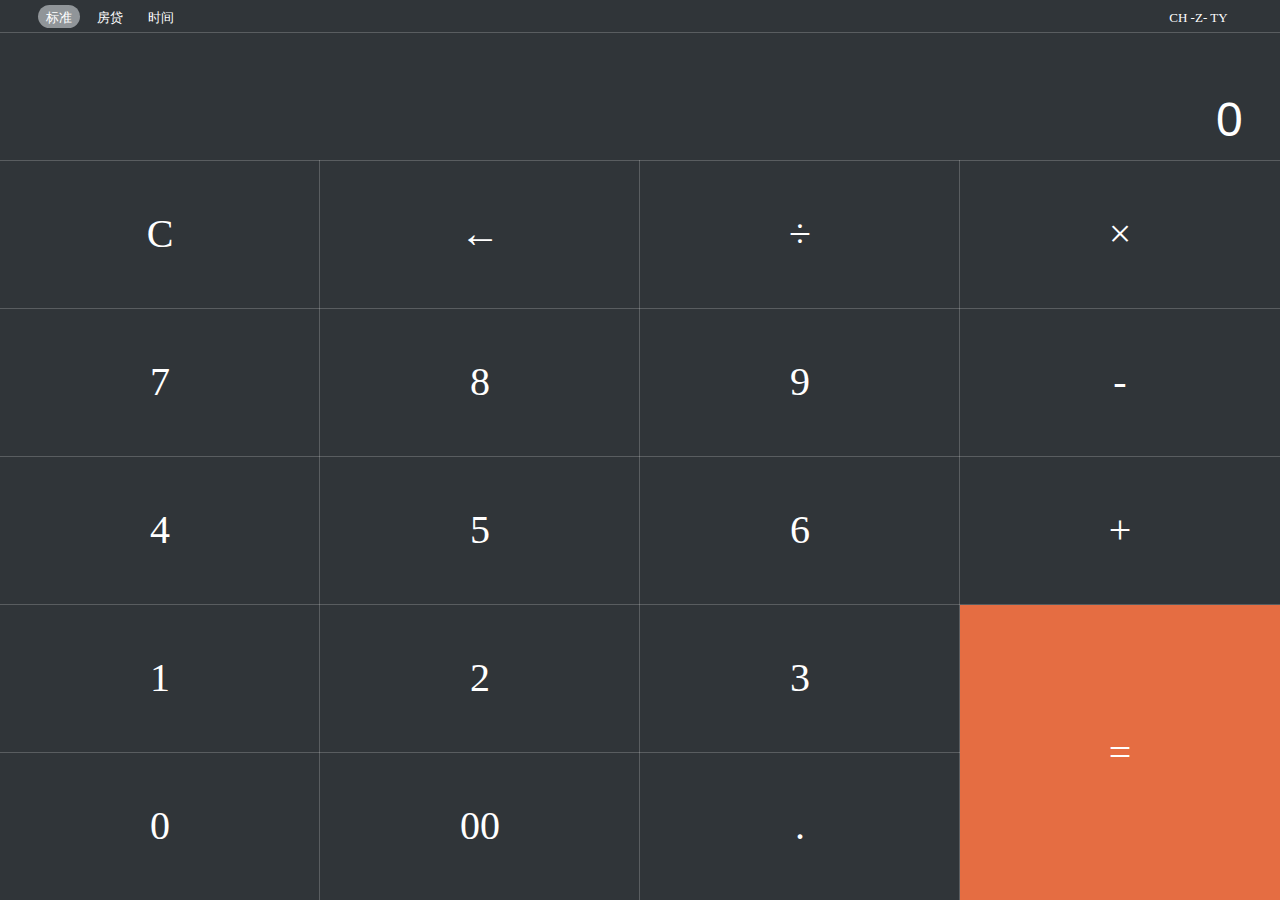
<file: index.html>
<!DOCTYPE html>
<html>
<head>
    <meta charset="utf-8">
    <meta name="viewport" content="width=device-width,initial-scale=1,minimum-scale=1,maximum-scale=1,user-scalable=no" />
    <title></title>
    
<link href="css/mui.min.css" rel="stylesheet"/>
<link rel="stylesheet" type="text/css" href="css/mui.picker.min.css" />
<style type="text/css">
*{word-wrap:break-word;;outline:none; -webkit-user-select:none;-moz-user-select:none;-ms-user-select:none;user-select:none;} 
body,ul,ol,p,h1,h2,h3,h4,dl,dd,form,input,textarea,select{margin:0px;padding:0px;}
body{font-size:12px;font-family:"微软雅黑";color:#000;background:#303539;overflow:hidden;}
img{border:none;}
a{text-decoration:none;}
ul,li{list-style:none;}
input,select,option,textarea{outline:none;}
textarea{overflow:auto;resize:none;vertical-align:top;}
.clear:after{content:"";display:block;clear:both;}
.hzline3{overflow:hidden;text-overflow:ellipsis;display: -webkit-box;-webkit-line-clamp:3;-webkit-box-orient:vertical;}
.hzline2{overflow:hidden;text-overflow:ellipsis;display: -webkit-box;-webkit-line-clamp:2;-webkit-box-orient:vertical;}
.hzline1{overflow:hidden;text-overflow:ellipsis;white-space:nowrap;}
.hide{display:none;}
.show{display:block;}

.cont{width:100%;margin:0 auto;max-width:640px;}
/*head start*/
#head{width:94%;height:33px;position:absolute;top:0;left:0;padding:0 3%;}
#head:after{content:"";display:block;width:100%;height:1px;transform:scaleY(.2);position:absolute;bottom:0;right:0;background:#fff;}
#head .h_nav{height:23px;padding:5px 0;}
#head .h_nav span{color:#fff;display:inline-block;font-size:13px;margin-right:6px;border-radius:20px;padding:3px 8px 0;line-height:20px;}
#head .h_nav span:nth-last-child(1){float:right;}
#head .h_nav span.on{background:#909599;}
/*head end*/

/*contbox start*/

.contbox{width:100%;height:calc( 100% - 33px );position:absolute;bottom:0;left:0;overflow:hidden;display:none;}
#contbox .contbox.show{display:block;}

.contbox .h_cont{height:127px;color:#fff;position:relative;}
.contbox .h_cont .h_cbox{position:absolute;bottom:0;left:0;text-align:right;width:96%;padding: 0 3%;}
.contbox .h_cont .h_cbox .h_cline{}
.contbox .h_cont .h_cbox .h_cline:nth-child(1){font-size:16px;line-height:37px;}
.contbox .h_cont .h_cbox .h_cline:nth-child(2){font-size:24px;line-height:40px;}
.contbox .h_cont .h_cbox input{background: transparent;line-height:80px;font-size:48px;text-align: right;width: 96%;border:none;margin:0 auto;display: block;}
.contbox .c_contbtn{position:relative;}
.contbox .c_contbtn li{width:25%;text-align:center;float:left;font-size:40px;color:#fff;position:relative;}
.contbox .c_contbtn li:nth-last-child(1){float:right;background:#E56D42;}
.contbox .c_contbtn li:before{content:"";display:block;width:100%;height:1px;transform:scaleY(.2);position:absolute;top:0;left:0;background:#fff;}
.contbox .c_contbtn li:after{content:"";display:block;width:1px;height:100%;transform:scaleX(.2);position:absolute;top:0;right:0;background:#fff;}
.contbox .c_contbtn li:nth-child(4n+4):after{content:"";background:transparent;}
.contbox .c_contbtn li:nth-last-child(1):before{content:"";background:transparent;}
/*loanbox start*/

.contbox .loanbox{height:95%;padding:20px 3% 0;color:#fff;}
.contbox .loanbox .l_line{line-height:50px;font-size:15px;height:50px;}
.contbox .loanbox > .l_line > .l_ltit{width:80px;display:inline-block;text-align:right;}
.contbox .loanbox .l_line input{height:30px;display:inline-block;width:calc(80% - 80px);background:transparent;border:none;border-bottom:1px solid #E56D42;color:#fff;font-size:18px;}
.contbox .loanbox .l_line .l_lebel{margin-right:10px;}
.contbox .loanbox .l_line .l_lebel i{width:20px;height:20px;display:inline-block;border-radius:50%;border:1px solid #ddd;vertical-align:top;margin:14px 5px 0 0 ;}
.contbox .loanbox .l_line .l_lebel i:after{content:"";display:block;width:10px;height:10px;background:#fff;border-radius:50%;margin:5px auto;}
.contbox .loanbox .l_line .l_lebel i.on{background:#E56D42;}
.contbox .loanbox  #l_count{display:block;color:#fff;font-size:18px;text-align:center;width:100%;background:#E56D42;line-height:45px;margin-top:30px;}
.contbox .loanbox #benjinbox{overflow: auto;}
.contbox .loanbox #benjinbox .l_line{text-align: center;}
/*loanbox end*/

	/*window start 295*/
#window{width:70%;max-height:85%;position:fixed;top:7.5%;left:15%;z-index:10;background:#909599;overflow:auto;border-radius:5px;display:none;}
#wbg{width:100%;height:100%;position:fixed;top:0;left:0;z-index:9;background:rgba(0,0,0,.4);display:none;}
#window .selbox li{line-height:45px;text-align:center;font-size:15px;color:#fff;}
#window .selbox li:nth-child(n+2){border-top:1px solid #ddd;}
#window .selbox li.on{background:#E56D42;}
	/*window end*/

/*contbox end*/

.c3cont{margin-top: 50px;padding: 0 3%;}
.line{line-height:50px;font-size:15px;height:50px;color: #fff;}
.line input{background: transparent;font-size: 15px;border:none;border-bottom:1px solid #E56D42;padding-left: 8px;height:30px;width: calc( 100% - 88px);}
.line .l_ltit{width:80px;display:inline-block;text-align:right;}
.c3_btn{display:block;color:#fff;font-size:18px;text-align:center;width:100%;background:#E56D42;line-height:45px;margin-top:30px;}

.mui-btn{border:none;background: #E56D42!important;color: #fff;border-radius: 5px;}
.mui-poppicker-header{background: #fff;}
.mui-dtpicker-title h5{padding: 10px 0;}
</style>


</head>
<body>
<style>

</style>
	<div class="cont">
		<!--head start-->
		<div id="head">
			<div class="h_nav">
				<span class="on h_nlist">标准</span>
				<span class="h_nlist">房贷</span>
				<span class="h_nlist">时间</span>
				<span>CH -Z- TY</span>
			</div>
		</div>
		<!--head end-->

		<!--contbox start-->
		<div id="contbox">
			<div class="contbox show">
				<div class="h_cont">
					<div class="h_cbox">
						<form name="calculator" action="" method="get"> 
							<!--<p class="h_cline" id="calcval1">计算结果</p>
							<p class="h_cline" id="calcval2">计算结果</p>-->
							<input type="text" name="numScreen" class="screen" id="calcval3" value="0" onfocus="this.blur();" /> 
						</form>
					</div>
				</div>
				<ul class="c_contbtn">
					<li onclick="clearscreen()">C</li>
					<li onclick="del()">←</li>
					<li onclick="divide()">÷</li>
					<li onclick="times()">×</li>
					<li onclick="command(7)">7</li>
					<li onclick="command(8)">8</li>
					<li onclick="command(9)">9</li>
					<li onclick="minus()">-</li>
					<li onclick="command(4)">4</li>
					<li onclick="command(5)">5</li>
					<li onclick="command(6)">6</li>
					<li onclick="plus1()" style="position: relative;z-index: 100;">+</li>
					<li onclick="command(1)">1</li>
					<li onclick="command(2)">2</li>
					<li onclick="command(3)">3</li>
					<li onclick="persent()">%</li>
					<li onclick="command(0)">0</li>
					<li onclick="dzero()">00</li>
					<li onclick="dot()">.</li>
					<li onclick="equal()">=</li>
				</ul>
			</div>
			<div class="contbox">
				<div class="loanbox">
					<div class="l_line">
						<span class="l_ltit">类别：</span>
						<span class="l_lebel"><i class="on" id="benxi"></i>等额本息</span>
						<span class="l_lebel"><i></i>等额本金</span>
					</div>
					<div class="l_line"><span class="l_ltit">贷款本金：</span><input type="text" id="totalmoney" />&nbsp;&nbsp;万元</div>
					<div class="l_line"><span class="l_ltit">贷款年限：</span><font onclick="calc.dai.selWin(this)" data-month="请选择" id="daival">请选择</font id="dresultbox"></div>
					<div class="l_line"><span class="l_ltit">年利率：</span><input type="text" id="rate" />&nbsp;&nbsp;%</div>
					<a href="javascript:void(0)" id="l_count" onclick="calc.dai.clickCalc()">计算</a>
					<div class="l_line" id="accrualbox" style="display: none;"><span class="l_ltit">利息款：</span><font id="accrual"></font></div>
					<div id="benxibox">
						<div class="l_line"><span class="l_ltit">还款总额：</span><font id="z">0.00</font></div>
						<div class="l_line"><span class="l_ltit">利息款：</span><font id="x">0.00</font></div>
						<div class="l_line"><span class="l_ltit">月均还款：</span><font id="y">0.00</font></div>
					</div>
					<div id="benjinbox" style="display: none;"></div>
				</div>
			</div>
			<div class="contbox">
				<div class="c3cont">
					<div class="line"><span class="l_ltit">当前时间：</span><input onclick="page.showPicher(this)" id="nowdate" readonly="readonly" type="text" /></div>
					<div class="line"><span class="l_ltit">选择时间：</span><input onclick="page.showPicher(this)" id="targetdate" readonly="readonly" type="text" /></div>
					<div class="line"><span class="l_ltit">天数：</span><input readonly="readonly" id="countdate" type="text" /></div>
					<a href="javascript:void(0)" class="c3_btn" onclick="page.coutDate()">计算</a>
				</div>
			</div>
		</div>
		<!--contbox end-->

		<!--window start-->
		<div id="window">
			<ul class="selbox">
				<li data-val="请选择" class="on" onclick="calc.dai.selYear(this);">请选择</li>
				<li data-val="1" onclick="calc.dai.selYear(this);">1年（12期）</li>
				<li data-val="2" onclick="calc.dai.selYear(this);">2年（24期）</li>
				<li data-val="3" onclick="calc.dai.selYear(this);">3年（36期）</li>
				<li data-val="4" onclick="calc.dai.selYear(this);">4年（48期）</li>
				<li data-val="5" onclick="calc.dai.selYear(this);">5年（60期）</li>
				<li data-val="6" onclick="calc.dai.selYear(this);">6年（72期）</li>
				<li data-val="7" onclick="calc.dai.selYear(this);">7年（84期）</li>
				<li data-val="8" onclick="calc.dai.selYear(this);">8年（96期）</li>
				<li data-val="9" onclick="calc.dai.selYear(this);">9年（108期）</li>
				<li data-val="10" onclick="calc.dai.selYear(this);">10年（120期）</li>
				<li data-val="11" onclick="calc.dai.selYear(this);">11年（132期）</li>
				<li data-val="12" onclick="calc.dai.selYear(this);">12年（144期）</li>
				<li data-val="13" onclick="calc.dai.selYear(this);">13年（156期）</li>
				<li data-val="14" onclick="calc.dai.selYear(this);">14年（168期）</li>
				<li data-val="15" onclick="calc.dai.selYear(this);">15年（180期）</li>
				<li data-val="16" onclick="calc.dai.selYear(this);">16年（192期）</li>
				<li data-val="17" onclick="calc.dai.selYear(this);">17年（204期）</li>
				<li data-val="18" onclick="calc.dai.selYear(this);">18年（216期）</li>
				<li data-val="19" onclick="calc.dai.selYear(this);">19年（228期）</li>
				<li data-val="20" onclick="calc.dai.selYear(this);">20年（240期）</li>
				<li data-val="25" onclick="calc.dai.selYear(this);">25年（300期）</li>
				<li data-val="30" onclick="calc.dai.selYear(this);">30年（360期）</li>
			</ul>
		</div>
		<div id="wbg" onclick="calc.dai.hideWin();"></div>
		<!--window end-->
	</div>

<script type="text/javascript" src="js/jquery-1.11.1.min.js"></script>
<script src="js/mui.min.js"></script>
<script type="text/javascript" src="js/hz_util.js"></script>
<script type="text/javascript" src="js/mui.picker.min.js"></script>
<script type="text/javascript">
	
	document.addEventListener("plusready",function(){
		plus.navigator.setStatusBarBackground("#303539");
		//屏幕常亮	
		plus.device.setWakelock( true );
		//plus.screen.lockOrientation("portrait");
		
		plus.webview.currentWebview().setStyle({
			scrollIndicator: 'none',
		});
	});

	
	
	//.contbox .c_contbtn li
	mui.init({
	    gestureConfig: {
	        tap: true, //默认为true
	        hold: true, //默认为false，不监听
	        release: true //默认为false，不监听
	    }
	});
	
	var first = null;
	mui.back = function(){
		if(!first){
			first = new Date().getTime(); 
			plus.nativeUI.toast('再按一次退出应用');
			setTimeout(function(){
				first = null;
			},2000);
		}else{
			if(new Date().getTime() - first < 2000){  
				plus.runtime.quit();  
			}
		}
	}

	window.onload = function(){
		page.initDate();
		calc.init();
		calcHeihgt();

		window.onresize = function(){
			calcHeihgt();
		}
	};


	function calcHeihgt(){
		var h = $(".contbox").height() - 127,winH = $(window).height();
		$(".contbox .c_contbtn li").css({"height":h/5+"px","line-height":h/5+"px"});
		$(".contbox .c_contbtn li").eq(-1).css({"height":(h/5)*2+"px","line-height":(h/5)*2+"px","bottom":(h/5-1)+"px","right":"0px"});
		$("#benjinbox").css({"height":winH-398+"px"});
	}
	
	
	
	
	var num1 = 0,result = 0,numshow = "0";
	var operate = 0; //判断输入状态的标志 
	var calcul = 0; //判断计算状态的标志 
	var quit = 0; //防止重复按键的标志 
	function command(num1) {
		console.log(num1);
		var str = String(document.calculator.numScreen.value); //获得当前显示数据 
		str = (str != "0") ? ((operate == 0) ? str : "") : ""; //如果当前值不是"0"，且状态为0，则返回当前值，否则返回空值; 
		str = str + String(num1); //给当前值追加字符 
		document.calculator.numScreen.value = str; //刷新显示 
		operate = 0; //重置输入状态 
		quit = 0; //重置防止重复按键的标志 
	}

	function dzero() {
		var str = String(document.calculator.numScreen.value);
		str = (str != "0") ? ((operate == 0) ? str + "00" : "0") : "0"; //如果当前值不是"0"，且状态为0，则返回当str+"00"，否则返回"0"; 
		document.calculator.numScreen.value = str;
		operate = 0;
	}

	function dot() {
		var str = String(document.calculator.numScreen.value);
		str = (str != "0") ? ((operate == 0) ? str : "0") : "0"; //如果当前值不是"0"，且状态为0，则返回当前值，否则返回"0"; 
		for (i = 0; i <= str.length; i++) { //判断是否已经有一个点号 
			if (str.substr(i, 1) == ".") return false; //如果有则不再插入 
		}
		str = str + ".";
		document.calculator.numScreen.value = str;
		operate = 0;
	}

	function del() { //退格 
		var str = String(document.calculator.numScreen.value);
		str = (str != "0") ? str : "";
		str = str.substr(0, str.length - 1);
		str = (str != "") ? str : "0";
		document.calculator.numScreen.value = str;
	}

	function clearscreen() { //清除数据 
		num1 = 0;
		result = 0;
		numshow = "0";
		document.calculator.numScreen.value = "0";
	}

	function plus1() { //加法 
		calculate(); //调用计算函数 
		operate = 1; //更改输入状态 
		calcul = 1; //更改计算状态为加 
	}

	function minus() { //减法
		calculate();
		operate = 1;
		calcul = 2;
	}

	function times() { //乘法 
		calculate();
		operate = 1;
		calcul = 3;
	}

	function divide() { //除法 
		calculate();
		operate = 1;
		calcul = 4;
	}

	function persent() { //求余 
		calculate();
		operate = 1;
		calcul = 5;
	}

	function equal() {
		calculate(); //等于 
		operate = 1;
		num1 = 0;
		result = 0;
		numshow = "0";
	}
	// 
	function calculate() {
		numshow = Number(document.calculator.numScreen.value);
		if (num1 != 0 && quit != 1) { //判断前一个运算数是否为零以及防重复按键的状态 
			switch (calcul) { //判断要输入状态 
				case 1:
					result = num1 + numshow;
					break; //计算"+" 
				case 2:
					result = num1 - numshow;
					break; //计算"-" 
				case 3:
					result = num1 * numshow;
					break;
				case 4:
					if (numshow != 0) {
						result = num1 / numshow;
					} else {
						mui.toast("被除数不能为零！");
					}
					break;
				case 5:
					result = num1 % numshow;
					break;
			}
			quit = 1; //避免重复按键 
		} else {
			result = numshow;
		}
		numshow = String(result);
		document.calculator.numScreen.value = numshow;
		num1 = result; //存储当前值 
	}
	
	
	
	mui.init();
	(function(MU) {
		MU.ready(function() {
			var opation = {"type":"date"};
			page.userPicker = new MU.DtPicker(opation);
		});	
	})(mui);
	
var page = {
	userPicker : null,
	showPicher : function(obj){
		page.userPicker.show(function(items) {
			console.log("--------选择日期---------"+JSON.stringify(items.value));
			$(obj).val(items.value);
			//page.userPicker.dispose();
		});
	},
	initDate : function(){
		var date = new Date();
		var y = date.getFullYear(),m = date.getMonth()+1,d = date.getDate();
		$("#nowdate").val(y+"-"+page.checkTime(m)+"-"+page.checkTime(d));
	},
	coutDate : function(){
		var nowdate = $("#nowdate").val(),targetdate = $("#targetdate").val();
		if(hz_util.isEmpty(targetdate)){
			plus.nativeUI.toast("请选择时间");
			return;
		}
		var reg = new RegExp("-","g");
		
		nowdate = nowdate.replace(reg,"/");
		targetdate = targetdate.replace(reg,"/");
		console.log(nowdate+"==============="+targetdate);
		
		var ndate = new Date(nowdate).getTime(),tdate = new Date(targetdate).getTime();
		
		var day = Math.floor(Math.abs((ndate*1 - tdate*1))/(24*60*60*1000));
		$("#countdate").val(day);
	},
	//小于10补0
	checkTime : function(i){ 
		if(i<10){i="0"+i};
		return i;
	},
	
	/*
		倒计时算法
			y : 年 m : 月 d : 日
			mark ? 传进来时间 : 系统时间;
			flag ? 传进来时间 - 系统时间 : 系统时间 - 传进来时间;
	*/
	countDown : function(y,m,d,mark,flag){
		var starDate = new Date();
		//获取年月日
		var fullYear = starDate.getFullYear(),month = starDate.getMonth(),day1 = starDate.getDate() + 1;
		//结束时间
		var endDate = mark ? new Date(y,m-1,d) : new Date(fullYear,month,day1,y,m,d);
		//剩余毫秒数
		var time = (flag?endDate.getTime():starDate.getTime()) - (flag?starDate.getTime():endDate.getTime());

		if(time <= 0){
			return {day:0,hour:0,minute:0,second:0};
		}

		//毫秒转秒
		var secDate = time / 1000; 
		//获取剩余天数,时分秒
		var day = Math.floor(secDate / 60 / 60 / 24),hour = Math.floor(secDate / 60 / 60 % 24),minute = Math.floor(secDate / 60 % 60),second = Math.ceil(secDate % 60);
		return {day:day,hour:hour,minute:minute,second:second};
	}
}
	
	
	
	

var calc = {
	init : function(){
		$("#head .h_nav .h_nlist").click(function(){
			var i = $(this).index();
			$(this).addClass("on").siblings().removeClass("on");
			$("#contbox .contbox").eq(i).addClass("show").siblings().removeClass("show");
		});
		$(".l_line .l_lebel").click(function(){
			$(this).find("i").addClass("on").parent().siblings().find("i").removeClass("on");
			var i = $(this).index();
			if(i == 1){
				$("#benjinbox,#accrualbox").hide();
				$("#benxibox").show();
			}else{
				$("#benjinbox,#accrualbox").show();
				$("#benxibox").hide();
			}
		});
	},
	calcArr : [],
	calcNum : "",
	a : function(obj){
		var num = $(obj).data("txt");
		this.calcNum += num;

	},
	//贷款 - 功能
	dai : {
		selWin : function(obj){
			$("#window,#wbg").show();
		},
		hideWin : function(){
			$("#window,#wbg").hide();
		},
		selYear : function(obj){
			var num = $(obj).text(),month = $(obj).data("val");
			$(obj).addClass("on").siblings().removeClass("on");
			$("#daival").text(num).attr("data-month",month);
			this.c = month;	//期数赋值
			this.hideWin();
		},
		c : "请选择",//期数
		//等额本息算法
		dCalc : function(a,b,c){	//a:年利率 b:贷款金额 c:期数（多少个月）
			var y = (b*(a/12)*(Math.pow(1+(a/12),c)))/((Math.pow(1+(a/12),c))-1);	//月支付
			var z = y*c;	//利息+贷款金额
			var x = z - b;	//总利息
			return {x:x,y:y,z:z};	//x:总利息 y:月利率 z:总金+总息
		},
		//等额本金算法
		dCalc1 : function(a,b,c,d){	//a:年利率 b:贷款金额 c:期数（多少个月）d:已归还本金额
			//(贷款本金÷还款月数)+(贷款本金-已归还本金累计额)×月利率
			var y = (b/c)+(b-d)*(a/12);//月应付
			return y;
		},
		//点击计算
		clickCalc : function(){
			var a = $("#rate").val(),b = $("#totalmoney").val(),c = this.c;
			var mark = $("#benxi").hasClass("on");
			if(hz_util.isEmpty(b)){
				mui.toast("请输入贷款金额！");
				return;
			}
			if(!(!isNaN(b) && b>0)){
				mui.toast("请输入正确的贷款金额！");
				return;
			}
			if(this.c == "请选择"){
				mui.toast("请选择贷款年限！");
				return;
			}
			if(hz_util.isEmpty(a)){
				mui.toast("请输入年利率！");
				return;
			}
			if(!(!isNaN(a) && a>0)){
				mui.toast("请输入正确的年利率！");
				return;
			}
			if(mark){
				var json = this.dCalc(a/100,b*10000,c*12);
				console.log(c);
				console.log(JSON.stringify(json));
				for(var key in json){
					$("#"+key).text(json[key].toFixed(2));
				}
			}else{
				var q = c*12;//总期数
				var html = "",accrual=0;
				for(var i = 0;i < q;i++){
					//a:年利率 b:贷款金额 c:期数（多少个月）d:已归还本金额
					mm = (this.dCalc1(a/100,b*10000,q,(b*10000/q)*i)).toFixed(2);//月应付
					accrual += mm - b*10000/q;//总支付利息款
					html += '<div class="l_line"><span class="l_ltit">第'+(i+1)+'期：</span>'+mm+' -- 已还：'+(((b*10000/q)*(i+1)).toFixed(2))+'</div>';
				}
				$("#accrual").text(accrual.toFixed(2));
				$("#benjinbox").html(html);
			}
		}
	}
}

</script>


</body>
</html>
</file>
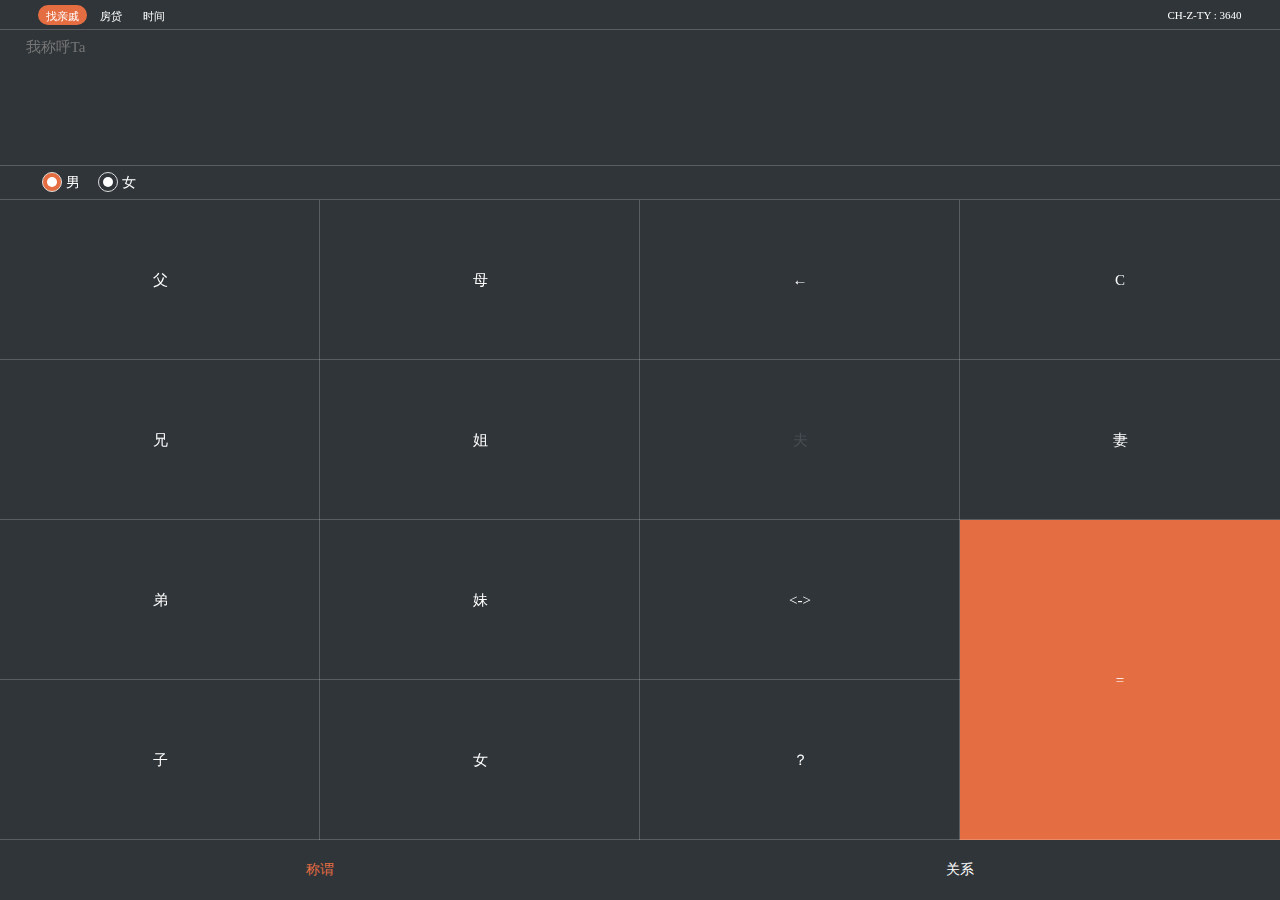
<file: index1.html>
<!doctype html>
<html>
<head>
<meta charset="UTF-8">
<meta name="full-screen" content="yes">
<meta name="x5-fullscreen" content="true">
<meta name="viewport" content="width=device-width,user-scalable=no,initial-scale=1.0">
<meta name="format-detection" content="telephone=no" />
<meta name="screen-orientation" content="portrait">
<meta name="x5-orientation" content="portrait">
<meta name="Keywords" content="关键字,关键字">
<meta name="Description" content="描述">
<title> - 付出不亚于任何人的努力 让优秀成成一种习惯 - </title>
<link href="css/mui.min.css" rel="stylesheet"/>
<link rel="stylesheet" type="text/css" href="css/mui.picker.min.css" />
<link rel="stylesheet" href="css/comments.css" />
<style type="text/css">
	
	/*header start*/
.header{position: fixed;top: 0;left: 0;z-index: 10;display: -webkit-box;display: -ms-flexbox;display: flex;padding: 0 3%;width: 94%;height: 30px;color: #fff;}
.header:after{ content:"";display:block;width:100%;height:1px;transform:scaleY(.2);position:absolute;bottom:0;right:0;background:#fff;}
.header .tools{-webkit-flex: 1;-ms-flex: 1;flex: 1;padding: 5px 0 ;font-size: 0;}
.header .tools span{margin-right: 5px;display: inline-block;height: 20px;line-height: 22px;padding: 0 8px;border-radius: 30px;}
.header .love{-webkit-flex: 0 0 100px;-ms-flex: 0 0 100px;flex:0 0 100px;line-height:30px;text-align: right;}
	/*header end*/
	
	/*warpper start*/
.warpper{position: fixed; top: 30px;left:0;bottom:0;width: 100%;}
.warpper .view{display: none;height: 100%;}
.warpper .view.on{display: block;}

.v1-slide{display: none;}
.v1-slide.on{display: block;}
.v1-showwarpper{height: 135px;}
.v1-showwarpper .inpbox textarea{padding:8px 2%;width: 96%;height: 84px;background: transparent;border: none;color: #fff;}
.v1-showwarpper .outbox{padding:0 3%;height: 35px;line-height: 35px;text-align: right;}
.b1-btn-header{position: relative;padding: 0 3%;height: 35px;line-height: 35px;}
.b1-btn-header .l_lebel i{margin: 7px 4px;}
.b1-btn-header .l_lebel i:after{margin: 4px auto;}
.b1-btn-header:before{content: "";display: block;position: absolute;top: 0;left: 0;width: 100%;height: 1px;background: #fff;-webkit-transform: scaleY(.2);transform: scaleY(.2);}
.b1-btn-header:after{content: "";display: block;position: absolute;bottom: 0;left: 0;width: 100%;height: 1px;background: #fff;-webkit-transform: scaleY(.2);transform: scaleY(.2);}
.btn-warpper{position:relative;font-size: 0;}
.btn-warpper .v1-btn{position: relative;display: inline-block;width: 25vw;height: calc(( 100vh - 260px )/4);line-height: calc(( 100vh - 260px )/4);font-size: 15px;text-align: center;}
.btn-warpper .v1-btn:active{background: #444b51;}
.btn-warpper .v1-btn.on{background: #464e53;}
.btn-warpper .v1-btn.on1{color: #464e53;}
.btn-warpper .v1-btn:before{content: "";display: block;position: absolute;right: 0;top: 0;width: 1px;height: 100%;background: #fff;-webkit-transform: scaleX(.2);transform: scaleX(.2);}
.btn-warpper .v1-btn:nth-child(4n):before{display: none;}
.btn-warpper .v1-btn:after{content: "";display: block;position: absolute;bottom: 0;left: 0;width: 100%;height: 1px;background: #fff;-webkit-transform: scaleY(.2);transform: scaleY(.2);}
.btn-warpper .v1-btn:nth-child(n+12):after{display: none;}
.btn-warpper .v1-btn:nth-last-child(1){position:absolute;bottom: 0;right: 0;height: calc(( 100vh - 260px )/2);line-height: calc(( 100vh - 260px )/2);background: #E56D42;}
.btn-warpper .v1-btn:nth-last-child(1):active{background: #ea8c68}
.select-slide{position:absolute;bottom: 0;left: 0;width: 100%;height: 60px;line-height: 60px;}
.select-slide:before{content: "";position: absolute;top: -1px;left: 0;width: 100%;height: 1px;background: #fff;-webkit-transform: scaleY(.2);transform: scaleY(.2);}
.select-slide .flex:active{background: #444b51;}


.v1-relation .seach-warpper{margin:10px 0;padding: 0 3%;display: -webkit-box;display: -ms-flexbox;display:flex;height: 40px;}
.v1-relation .seach-warpper .inp-warpper{position: relative;-webkit-flex: 1;-ms-flex: 1;flex: 1;height: 40px;}
.v1-relation .seach-warpper .inp-warpper:after{content: "";position: absolute;bottom: 0;left: 0;width: 100%; height: 1px;background: #fff;-webkit-transform: scaleY(.2);transform: scaleY(.2);}
.seach-warpper .inp-warpper input{padding-left: 8px;display: block;border: none;width: 90%;height: 40px;background: transparent;color: #fff;}
.v1-relation .seach-warpper .seach{-webkit-flex: 0 0 90px;-ms-flex: 0 0 90px;flex:0 0 90px;}
.seach-warpper .seach button{margin:4px auto;display: block;border: none;width: 70px;height: 32px;background: #E56D42;}

.resul-warpper{padding: 20px 3%;}
.resul-warpper #reslut1{padding-left: 5%;line-height: 24px;margin-top: 5px;}
	/*warpper end*/
	
	/*v2 start*/
.view .v2-warpper{height:95%;padding:20px 3% 0;color:#fff;}
.view .v2-warpper .l_line{line-height:50px;height:50px;font-size: 14px;}
.view .v2-warpper > .l_line > .l_ltit{width:80px;display:inline-block;text-align:right;}
.view .v2-warpper .l_line input{padding-left: 8px;display:inline-block;width:calc(80% - 72px);height:30px;background:transparent;border:none;border-bottom:1px solid #E56D42;color:#fff;font-size:18px;}
.view .v2-warpper .l_line .l_lebel{margin-right:10px;}
.view .v2-warpper .l_line .l_lebel i{width:18px;height:18px;display:inline-block;border-radius:50%;border:1px solid #ddd;vertical-align:top;margin:14px 5px 0 0 ;}
.view .v2-warpper .l_line .l_lebel i:after{content:"";display:block;width:10px;height:10px;background:#fff;border-radius:50%;margin:4px auto;}
.view .v2-warpper .l_line .l_lebel i.on{background:#E56D42;}
.view .v2-warpper  .v-btn{display:block;color:#fff;font-size:18px;text-align:center;width:100%;background:#E56D42;line-height:45px;margin-top:30px;}
.view .v2-warpper #benjinbox{overflow: auto;height: calc( 85vh - 300px);}
.view .v2-warpper #benjinbox .l_line{text-align: center;}
	/*v2 end*/

.view .v-btn:active{background: #ea8c68;}
	
	/*v3 start*/
.v3-warpper{margin-top: 50px;padding: 0 3%;}
.v3-warpper .line{line-height:50px;height:50px;color: #fff;font-size: 14px;}
.v3-warpper .line input{background: transparent;font-size: 18px;border:none;border-bottom:1px solid #E56D42;padding-left: 8px;height:30px;width: calc( 100% - 88px);}
.v3-warpper .line .l_ltit{width:80px;display:inline-block;text-align:right;}
.v3-warpper .c3_btn{display:block;color:#fff;font-size:18px;text-align:center;width:100%;background:#E56D42;line-height:45px;margin-top:30px;}
		
	/*v4 end*/
</style>
</head>
<body class="b1">


	<div class="header">
		<div class="tools">
			<span class="b2 fz11">找亲戚</span>
			<span class=" fz11">房贷</span>
			<span class=" fz11">时间</span>
		</div>
		<div class="love fz11">CH-Z-TY : <span id="loveday"></span></div>
	</div>
	
	<div class="warpper">
		<div class="view on">
			<div class="v1-slide on">
				<div class="v1-showwarpper">
					<div class="inpbox"><textarea id="input" class="textarea fz15" placeholder="我称呼Ta" readonly></textarea></div>
					<div class="outbox c  fz15 textarea" id="reslut"></div>
				</div>
				<div class="v1-btnwarpper">
					<div class="b1-btn-header fz14 c">
						<span class="l_lebel"><i class="on"></i>男</span>
						<span class="l_lebel"><i></i>女</span>
					</div>
					<div class="btn-warpper c group">
						<div class="v1-btn btn" data-value="爸爸">父</div>
						<div class="v1-btn btn" data-value="妈妈">母</div>
						<div class="v1-btn input-button">←</div>
						<div class="v1-btn input-button">C</div>
						<div class="v1-btn btn man" data-value="哥哥">兄</div>
						<div class="v1-btn btn woman" data-value="姐姐">姐</div>
						<div class="v1-btn btn spouse on1" data-value="老公">夫</div>
						<div class="v1-btn btn spouse" data-value="老婆">妻</div>
						<div class="v1-btn btn man" data-value="弟弟">弟</div>
						<div class="v1-btn btn woman" data-value="妹妹">妹</div>
						<div class="v1-btn reverse"><-></div>
						<div class="v1-btn">1</div>
						<div class="v1-btn btn man" data-value="儿子">子</div>
						<div class="v1-btn btn woman" data-value="女儿">女</div>
						<div class="v1-btn">？</div>
						<div class="v1-btn input-button">=</div>
					</div>
				</div>
			</div>
	
			<div class="v1-slide">
				<div class="v1-relation fz14">
					<div class="seach-warpper">
						<div class="inp-warpper"><input type="text" id="v1-inp" placeholder="对方的称谓" ></div>
						<div class="seach"><button id="v1-seach" class="c v-btn">查找</button></div>
					</div>
					<div class="resul-warpper c">
						<p>关系：</p>
						<p id="reslut1"></p>
					</div>
				</div>
			</div>
			<div class="select-slide fbox c fz14 b1">
				<div class="flex c2">称谓</div>
				<div class="flex">关系</div>
			</div>
		</div>
	
		<div class="view">
			<div class="v2-warpper">
				<div class="l_line">
					<span class="l_ltit">类别：</span>
					<span class="l_lebel"><i class="on" id="benxi"></i>等额本息</span>
					<span class="l_lebel"><i></i>等额本金</span>
				</div>
				<div class="l_line"><span class="l_ltit">贷款本金：</span><input type="text" id="totalmoney" />&nbsp;&nbsp;万元</div>
				<div class="l_line"><span class="l_ltit">贷款年限：</span><font onclick="calc.dai.selWin(this)" data-month="请选择" id="daival">请选择</font id="dresultbox"></div>
				<div class="l_line"><span class="l_ltit">年利率：</span><input type="text" id="rate" />&nbsp;&nbsp;%</div>
				<a href="javascript:void(0)" id="l_count" class=" v-btn" onclick="calc.dai.clickCalc()">计算</a>
				<div class="l_line" id="accrualbox" style="display: none;"><span class="l_ltit">利息款：</span><font id="accrual"></font></div>
				<div id="benxibox">
					<div class="l_line"><span class="l_ltit">还款总额：</span><font id="z">0.00</font></div>
					<div class="l_line"><span class="l_ltit">利息款：</span><font id="x">0.00</font></div>
					<div class="l_line"><span class="l_ltit">月均还款：</span><font id="y">0.00</font></div>
				</div>
				<div id="benjinbox" style="display: none;"></div>
			</div>
		</div>

		<div class="view">
			<div class="v3-warpper">
				<div class="line"><span class="l_ltit">当前时间：</span><input onclick="page.showPicher(this)" id="nowdate" readonly="readonly" type="text" /></div>
				<div class="line"><span class="l_ltit">选择时间：</span><input onclick="page.showPicher(this)" id="targetdate" readonly="readonly" type="text" /></div>
				<div class="line"><span class="l_ltit">天数：</span><input readonly="readonly" id="countdate" type="text" /></div>
				<a href="javascript:void(0)" class="c3_btn v-btn" onclick="page.coutDate()">计算</a>
			</div>
		</div>
	</div>



<script type="text/javascript" src="js/jquery-1.11.1.min.js"></script>
<script src="js/common.js"></script>
<script src="js/relationship.js"></script>
<script src="js/mui.min.js"></script>
<script type="text/javascript" src="js/hz_util.js"></script>
<script type="text/javascript" src="js/mui.picker.min.js"></script>
<script type="text/javascript">
	
	document.addEventListener("plusready",function(){
		plus.navigator.setStatusBarBackground("#303539");
		plus.device.setWakelock( true );	//屏幕常亮	
		
		setTimeout(function(){
			plus.navigator.closeSplashscreen();
		},500);
	});
	
	mui.init();
	
	(function(MU) {
		
		MU.ready(function() {
			page.initDate();
			calc.init();
			
			// 时间选择器
			var opation = {"type":"date"};
			page.userPicker = new MU.DtPicker(opation);
			
			// 年选择器
			page.userPicker1 = new MU.PopPicker({layer: 1});
			var userPicker1Data = [];
			for(var i = 1; i <= 20; i++){
				userPicker1Data.push({text:i+"年（"+(i*12)+"期）",value:i});
			}
			page.userPicker1.setData(userPicker1Data);
			
			var first = null;
			MU.back = function(){
				if(!first){
					first = new Date().getTime(); 
					plus.nativeUI.toast('再按一次退出应用');
					setTimeout(function(){
						first = null;
					},2000);
				}else{
					if(new Date().getTime() - first < 2000){  
						plus.runtime.quit();  
					}
				}
			}
		});
	})(mui);
	
	window.onload = function(){
		$(".tools").on("click","span",function(){
			var i = $(this).index();
			$(this).addClass("b2").siblings().removeClass("b2");
			$(".warpper .view").eq(i).addClass("on").siblings().removeClass("on");
		});
		
		$(".select-slide .flex").click(function(){
			var i = $(this).index();
			$(this).addClass("c2").siblings().removeClass("c2");
			$(".v1-slide").eq(i).addClass("on").siblings().removeClass("on");
		});
	}
	
var page = {
	userPicker : null,
	showPicher : function(obj){ 
		page.userPicker.show(function(items) {
			console.log("--------选择日期---------"+JSON.stringify(items.value));
			$(obj).val(items.value);
			//page.userPicker.dispose();
		});
	},
	initDate : function(){
		var date = new Date();
		var y = date.getFullYear(),m = date.getMonth()+1,d = date.getDate();
		$("#nowdate").val(y+"-"+page.checkTime(m)+"-"+page.checkTime(d));
		
		
		var cur = y+"/"+page.checkTime(m)+"/"+page.checkTime(d);
		var target= "2016/08/05";
		var ndate = new Date(cur).getTime(),tdate = new Date(target).getTime();
		var day = Math.floor(Math.abs((ndate*1 - tdate*1))/(24*60*60*1000));
		$("#loveday").text(day);
		
		
	},
	coutDate : function(){
		var nowdate = $("#nowdate").val(),targetdate = $("#targetdate").val();
		if(hz_util.isEmpty(targetdate)){
			plus.nativeUI.toast("请选择时间");
			return;
		}
		var reg = new RegExp("-","g");
		
		nowdate = nowdate.replace(reg,"/");
		targetdate = targetdate.replace(reg,"/");
		console.log(nowdate+"==============="+targetdate);
		
		var ndate = new Date(nowdate).getTime(),tdate = new Date(targetdate).getTime();
		
		var day = Math.floor(Math.abs((ndate*1 - tdate*1))/(24*60*60*1000));
		$("#countdate").val(day);
	},
	//小于10补0
	checkTime : function(i){ 
		if(i<10){i="0"+i};
		return i;
	},
	
	/*
		倒计时算法
			y : 年 m : 月 d : 日
			mark ? 传进来时间 : 系统时间;
			flag ? 传进来时间 - 系统时间 : 系统时间 - 传进来时间;
	*/
	countDown : function(y,m,d,mark,flag){
		var starDate = new Date();
		//获取年月日
		var fullYear = starDate.getFullYear(),month = starDate.getMonth(),day1 = starDate.getDate() + 1;
		//结束时间
		var endDate = mark ? new Date(y,m-1,d) : new Date(fullYear,month,day1,y,m,d);
		//剩余毫秒数
		var time = (flag?endDate.getTime():starDate.getTime()) - (flag?starDate.getTime():endDate.getTime());

		if(time <= 0){
			return {day:0,hour:0,minute:0,second:0};
		}

		//毫秒转秒
		var secDate = time / 1000; 
		//获取剩余天数,时分秒
		var day = Math.floor(secDate / 60 / 60 / 24),hour = Math.floor(secDate / 60 / 60 % 24),minute = Math.floor(secDate / 60 % 60),second = Math.ceil(secDate % 60);
		return {day:day,hour:hour,minute:minute,second:second};
	}
}
	
	
	

var calc = {
	init : function(){
		$("#head .h_nav .h_nlist").click(function(){
			var i = $(this).index();
			$(this).addClass("on").siblings().removeClass("on");
			$("#contbox .contbox").eq(i).addClass("show").siblings().removeClass("show");
		});
		$(".l_line .l_lebel").click(function(){
			$(this).find("i").addClass("on").parent().siblings().find("i").removeClass("on");
			var i = $(this).index();
			if(i == 1){
				$("#benjinbox,#accrualbox").hide();
				$("#benxibox").show();
			}else{
				$("#benjinbox,#accrualbox").show();
				$("#benxibox").hide();
			}
		});
	},
	calcArr : [],
	calcNum : "",
	a : function(obj){
		var num = $(obj).data("txt");
		this.calcNum += num;

	},
	//贷款 - 功能
	dai : {
		selWin : function(obj){
			page.userPicker1.show(function(a) {
	           	calc.dai.selYear(a);
	        });
		},
		selYear : function(obj){
			$("#daival").text(obj[0].text).attr("data-month",obj[0].value);
			this.c = obj[0].value;	//期数赋值
		},
		c : "请选择",//期数
		//等额本息算法
		dCalc : function(a,b,c){	//a:年利率 b:贷款金额 c:期数（多少个月）
			var y = (b*(a/12)*(Math.pow(1+(a/12),c)))/((Math.pow(1+(a/12),c))-1);	//月支付
			var z = y*c;	//利息+贷款金额
			var x = z - b;	//总利息
			return {x:x,y:y,z:z};	//x:总利息 y:月利率 z:总金+总息
		},
		//等额本金算法
		dCalc1 : function(a,b,c,d){	//a:年利率 b:贷款金额 c:期数（多少个月）d:已归还本金额
			//(贷款本金÷还款月数)+(贷款本金-已归还本金累计额)×月利率
			var y = (b/c)+(b-d)*(a/12);//月应付
			return y;
		},
		//点击计算
		clickCalc : function(){
			var a = $("#rate").val(),b = $("#totalmoney").val(),c = this.c;
			var mark = $("#benxi").hasClass("on");
			if(hz_util.isEmpty(b)){
				mui.toast("请输入贷款金额！");
				return;
			}
			if(!(!isNaN(b) && b>0)){
				mui.toast("请输入正确的贷款金额！");
				return;
			}
			if(this.c == "请选择"){
				mui.toast("请选择贷款年限！");
				return;
			}
			if(hz_util.isEmpty(a)){
				mui.toast("请输入年利率！");
				return;
			}
			if(!(!isNaN(a) && a>0)){
				mui.toast("请输入正确的年利率！");
				return;
			}
			if(mark){
				var json = this.dCalc(a/100,b*10000,c*12);
				console.log(c);
				console.log(JSON.stringify(json));
				for(var key in json){
					$("#"+key).text(json[key].toFixed(2));
				}
			}else{
				var q = c*12;//总期数
				var html = "",accrual=0;
				for(var i = 0;i < q;i++){
					//a:年利率 b:贷款金额 c:期数（多少个月）d:已归还本金额
					mm = (this.dCalc1(a/100,b*10000,q,(b*10000/q)*i)).toFixed(2);//月应付
					accrual += mm - b*10000/q;//总支付利息款
					html += '<div class="l_line"><span class="l_ltit">第'+(i+1)+'期：</span>'+mm+' -- 已还：'+(((b*10000/q)*(i+1)).toFixed(2))+'</div>';
				}
				$("#accrual").text(accrual.toFixed(2));
				$("#benjinbox").html(html);
			}
		}
	}
}
</script>
</body>
</html>
</file>
<file: css/comments.css>
ul,ol,li,dl,dt,dd,p,h1,h2,h3,h4,h5,h6,dd,div,span,a,i,button,img{word-wrap:break-word;outline:none;-webkit-user-select:none;-moz-user-select:none;-ms-user-select:none;user-select:none;} 
::selection{color: white;background: #0aa284;}	/*选中字体背景和颜色*/
body,ul,ol,p,h1,h2,h3,h4,dl,dd,form,input,textarea,select{margin:0px;padding:0px;}
body{font-size:12px;font-family:"微软雅黑";color:#000;}
img{border:none;}
a{text-decoration:none;}
ul,li{list-style:none;}
input,select,option,textarea{outline:none;font-family:inherit;}
a,button,input,optgroup,select,textarea,span,div{-webkit-tap-highlight-color:rgba(0,0,0,0); }
input,textarea{-webkit-appearance: none;}
textarea{overflow:auto;resize:none;vertical-align:top;}
.clear:before,.clear:after{content:" ";display:table}
.clear:after{clear:both}
.clear{*zoom:1}
.hzline3{overflow:hidden;text-overflow:ellipsis;display: -webkit-box;-webkit-line-clamp:3;-webkit-box-orient:vertical;}
.hzline2{overflow:hidden;text-overflow:ellipsis;display: -webkit-box;-webkit-line-clamp:2;-webkit-box-orient:vertical;}
.hzline1{overflow:hidden;text-overflow:ellipsis;white-space:nowrap;}
.fbox{display: -webkit-box;display: -moz-box;display: -ms-flexbox;display:flex;}
.flex{-webkit-box-flex: 1;-moz-box-flex: 1;text-align:center;-webkit-flex: 1;-ms-flex: 1;flex: 1;}
.posct{display:flex;align-items:center;justify-content:center;}
.lefTorig{
  background: -webkit-linear-gradient(left, red , blue); /* Safari 5.1 - 6.0 */
  background: -o-linear-gradient(right, red, blue); /* Opera 11.1 - 12.0 */
  background: -moz-linear-gradient(right, red, blue); /* Firefox 3.6 - 15 */
  background: linear-gradient(to right, red , blue); /* 标准的语法 */
}
.topTobot {
  background: -webkit-linear-gradient(red, blue); /* Safari 5.1 - 6.0 */
  background: -o-linear-gradient(red, blue); /* Opera 11.1 - 12.0 */
  background: -moz-linear-gradient(red, blue); /* Firefox 3.6 - 15 */
  background: linear-gradient(red, blue); /* 标准的语法 */
}

.hide{display:none;}
.show{display:block;}
.st{text-align: center!important;}

.fl{float:left!important;}
.fr{float:right!important;}

.fz10{font-size:10px!important;}
.fz11{font-size:11px!important;}
.fz12{font-size:12px!important;}
.fz13{font-size:13px!important;}
.fz14{font-size:14px!important;}
.fz15{font-size:15px!important;}
.fz16{font-size:16px!important;}
.fz18{font-size:18px!important;}
.fz20{font-size:20px!important;}
.fz24{font-size:24px!important;}
.fz36{font-size:36px!important;}
.fz48{font-size:48px!important;}
.fz64{font-size:64px!important;}


.b{background: #fff!important;}
.b1{background: #303539!important;}
.b2{background: #E56D42!important;}


.c{color: #fff!important;}
.c1{color: #303539!important;}
.c2{color: #E56D42!important;}



.l_lebel{margin-right:10px;}
.l_lebel i{width: 18px;height: 18px;display:inline-block;border-radius:50%;border:1px solid #ddd;vertical-align:top;}
.l_lebel i:after{content:"";display:block;width:10px;height:10px;background:#fff;border-radius:50%;margin:4px auto;}
.l_lebel i.on{background:#E56D42;}	


.mui-btn{border:none;background: #E56D42!important;color: #fff;border-radius: 5px;}
.mui-poppicker-header{background: #fff;}
.mui-dtpicker-title h5{padding: 10px 0;}
</file>
<file: css/mui.picker.min.css>
/**
* 选择列表插件
* varstion 2.0.0
* by Houfeng
* Houfeng@DCloud.io
**/
.mui-pciker-list li,.mui-picker,.mui-picker-inner{box-sizing:border-box;overflow:hidden}.mui-picker{background-color:#ddd;position:relative;height:200px;border:1px solid rgba(0,0,0,.1);-webkit-user-select:none;user-select:none}.mui-dtpicker,.mui-poppicker{left:0;background-color:#eee;box-shadow:0 -5px 7px 0 rgba(0,0,0,.1);-webkit-transition:.3s;width:100%}.mui-picker-inner{position:relative;width:100%;height:100%;-webkit-mask-box-image:-webkit-linear-gradient(bottom,transparent,transparent 5%,#fff 20%,#fff 80%,transparent 95%,transparent);-webkit-mask-box-image:linear-gradient(top,transparent,transparent 5%,#fff 20%,#fff 80%,transparent 95%,transparent)}.mui-pciker-list,.mui-pciker-rule{box-sizing:border-box;padding:0;margin:-18px 0 0;width:100%;height:36px;line-height:36px;position:absolute;left:0;top:50%}.mui-pciker-rule-bg{z-index:0}.mui-pciker-rule-ft{z-index:2;border-top:solid 1px rgba(0,0,0,.1);border-bottom:solid 1px rgba(0,0,0,.1)}.mui-pciker-list{z-index:1;-webkit-transform-style:preserve-3d;transform-style:preserve-3d;-webkit-transform:perspective(750pt) rotateY(0) rotateX(0);transform:perspective(750pt) rotateY(0) rotateX(0)}.mui-pciker-list li{width:100%;height:100%;position:absolute;text-align:center;vertical-align:middle;-webkit-backface-visibility:hidden;backface-visibility:hidden;font-size:1pc;font-family:"Helvetica Neue",Helvetica,Arial,sans-serif;color:#888;padding:0 8px;white-space:nowrap;-webkit-text-overflow:ellipsis;text-overflow:ellipsis;cursor:default;visibility:hidden}.mui-pciker-list li.highlight,.mui-pciker-list li.visible{visibility:visible}.mui-pciker-list li.highlight{color:#222}.mui-poppicker{position:fixed;z-index:999;border-top:solid 1px #ccc;bottom:0;-webkit-transform:translateY(300px)}.mui-poppicker.mui-active{-webkit-transform:translateY(0)}.mui-android-5-1 .mui-poppicker{bottom:-300px;-webkit-transition-property:bottom;-webkit-transform:none}.mui-android-5-1 .mui-poppicker.mui-active{bottom:0;-webkit-transition-property:bottom;-webkit-transform:none}.mui-poppicker-header{padding:6px;font-size:14px;color:#888}.mui-poppicker-header .mui-btn{font-size:9pt;padding:5px 10px}.mui-poppicker-btn-cancel{float:left}.mui-poppicker-btn-ok{float:right}.mui-poppicker-clear{clear:both;height:0;line-height:0;font-size:0;overflow:hidden}.mui-poppicker-body{position:relative;width:100%;height:200px;border-top:solid 1px #ddd}.mui-poppicker-body .mui-picker{width:100%;height:100%;margin:0;border:none;float:left}.mui-dtpicker{position:fixed;z-index:999999;border-top:solid 1px #ccc;bottom:0;-webkit-transform:translateY(300px)}.mui-dtpicker.mui-active{-webkit-transform:translateY(0)}.mui-dtpicker-active-for-page{overflow:hidden!important}.mui-android-5-1 .mui-dtpicker{bottom:-300px;-webkit-transition-property:bottom;-webkit-transform:none}.mui-android-5-1 .mui-dtpicker.mui-active{bottom:0;-webkit-transition-property:bottom;-webkit-transform:none}.mui-dtpicker-header{padding:6px;font-size:14px;color:#888}.mui-dtpicker-header button{font-size:9pt;padding:5px 10px}.mui-dtpicker-header button:last-child{float:right}.mui-dtpicker-body{position:relative;width:100%;height:200px}.mui-ios .mui-dtpicker-body{-webkit-perspective:75pc;perspective:75pc;-webkit-transform-style:preserve-3d;transform-style:preserve-3d}.mui-dtpicker-title h5{display:inline-block;width:20%;margin:0;padding:8px;text-align:center;border-top:solid 1px #ddd;background-color:#f0f0f0;border-bottom:solid 1px #ccc}[data-type=hour] [data-id=title-i],[data-type=hour] [data-id=picker-i],[data-type=month] [data-id=title-i],[data-type=month] [data-id=picker-d],[data-type=month] [data-id=title-d],[data-type=month] [data-id=picker-h],[data-type=month] [data-id=title-h],[data-type=month] [data-id=picker-i],[data-type=time] [data-id=picker-y],[data-type=time] [data-id=picker-m],[data-type=time] [data-id=picker-d],[data-type=time] [data-id=title-y],[data-type=time] [data-id=title-m],[data-type=time] [data-id=title-d],[data-type=date] [data-id=title-i],[data-type=date] [data-id=picker-h],[data-type=date] [data-id=title-h],[data-type=date] [data-id=picker-i]{display:none}.mui-dtpicker .mui-picker{width:20%;height:100%;margin:0;float:left;border:none}[data-type=hour] [data-id=picker-h],[data-type=hour] [data-id=title-h],[data-type=datetime] [data-id=picker-h],[data-type=datetime] [data-id=title-h]{border-left:dotted 1px #ccc}[data-type=datetime] .mui-picker,[data-type=time] .mui-dtpicker-title h5{width:20%}[data-type=date] .mui-dtpicker-title h5,[data-type=date] .mui-picker{width:33.3%}[data-type=hour] .mui-dtpicker-title h5,[data-type=hour] .mui-picker{width:25%}[data-type=month] .mui-dtpicker-title h5,[data-type=month] .mui-picker,[data-type=time] .mui-dtpicker-title h5,[data-type=time] .mui-picker{width:50%}
</file>
